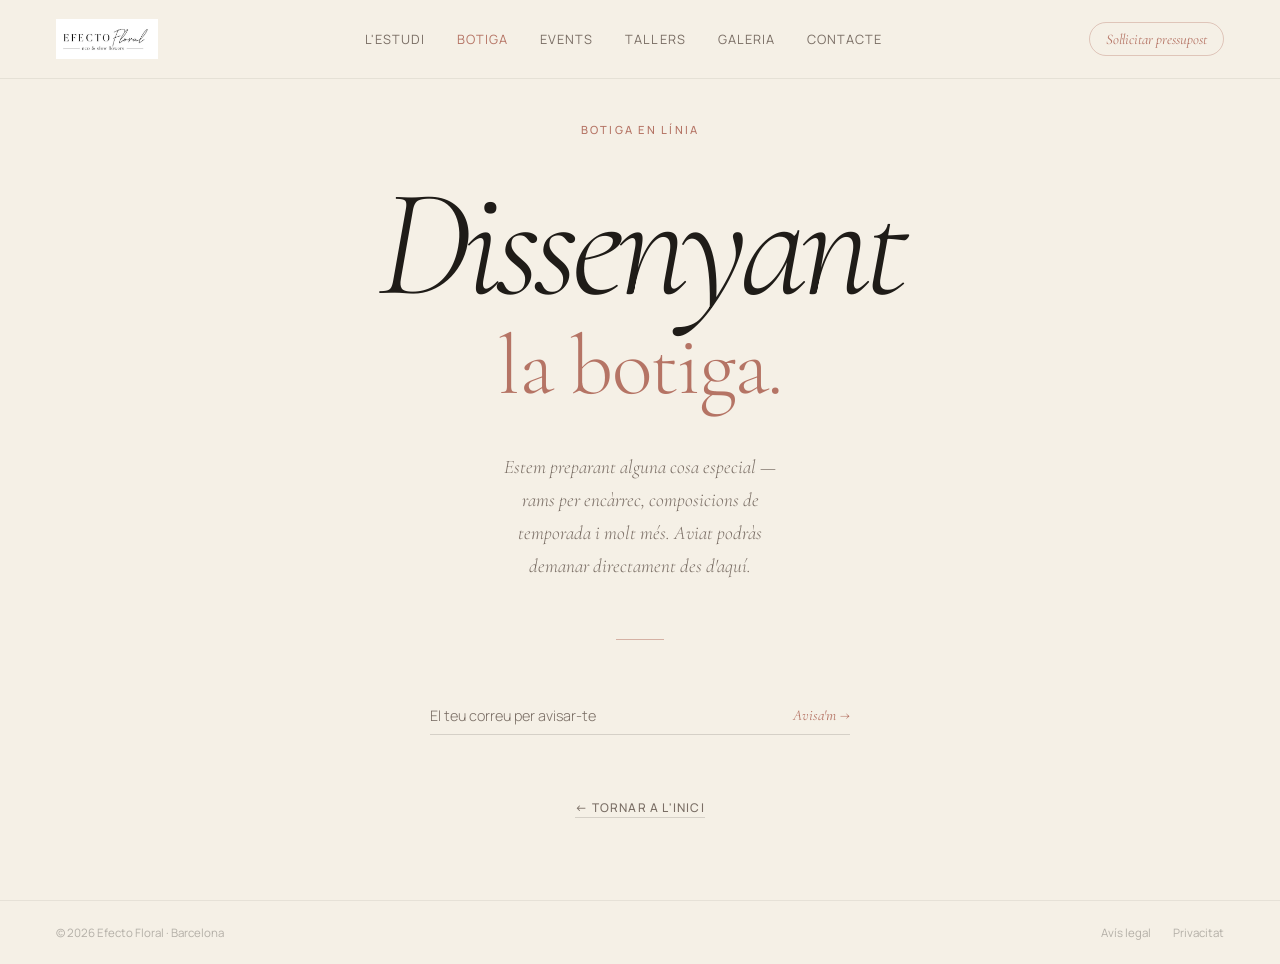
<file: botiga.html>
<!DOCTYPE html>
<html lang="ca">
<head>
<meta charset="UTF-8">
<meta name="viewport" content="width=device-width, initial-scale=1.0">
<title>Botiga — Efecto Floral</title>
<meta name="description" content="La botiga d'Efecto Floral. Aviat disponible.">
<link rel="preconnect" href="https://fonts.googleapis.com">
<link rel="preconnect" href="https://fonts.gstatic.com" crossorigin>
<link href="https://fonts.googleapis.com/css2?family=Cormorant+Garamond:ital,wght@0,300;0,400;1,300;1,400&family=Manrope:wght@300;400;500&display=swap" rel="stylesheet">
<style>
:root{
  --paper:#F5F0E6;--ink:#1F1C18;--muted:#7A6E65;
  --olive:#6B7355;--terra:#B57465;--cream:#FFFAF0;
  --line:rgba(31,28,24,.15);--line-s:rgba(31,28,24,.07);
  --serif:'Cormorant Garamond',Georgia,serif;
  --sans:'Manrope',Inter,sans-serif;
  --t:.4s cubic-bezier(.32,.72,.32,1);
  --g:clamp(1.4rem,4.5vw,3.5rem);
}
*,*::before,*::after{box-sizing:border-box;margin:0;padding:0}
html{scroll-behavior:smooth}
body{
  font-family:var(--sans);background:var(--paper);color:var(--ink);
  -webkit-font-smoothing:antialiased;overflow-x:hidden;
  min-height:100svh;display:flex;flex-direction:column;
}
a{color:inherit;text-decoration:none}
img{display:block;max-width:100%}

/* ── NAV ── */
.nav{
  position:fixed;top:0;left:0;right:0;z-index:100;
  padding:1.2rem var(--g);
  display:flex;align-items:center;justify-content:space-between;
  background:var(--paper);
  box-shadow:0 1px 0 var(--line-s);
}
.brand-logo{height:40px;width:auto;max-width:130px;object-fit:contain}
.nav-links{display:flex;gap:2rem;align-items:center}
.nav-links a{
  font-size:.8rem;font-weight:400;letter-spacing:.08em;text-transform:uppercase;
  color:var(--muted);transition:color var(--t);
}
.nav-links a:hover{color:var(--ink)}
.nav-links a.active{color:var(--terra)}
.nav-cta{
  font-family:var(--serif);font-size:.92rem;font-style:italic;
  color:var(--terra);padding:.45rem 1rem;
  border:1px solid rgba(181,116,101,.35);border-radius:999px;
  transition:background var(--t),color var(--t);
}
.nav-cta:hover{background:var(--terra);color:var(--cream)}
.nav-toggle{display:none;width:36px;height:36px;flex-direction:column;align-items:center;justify-content:center;gap:5px;cursor:pointer;background:none;border:none}
.nav-toggle span{display:block;width:22px;height:1px;background:var(--ink);transition:var(--t)}

/* ── MAIN ── */
main{
  flex:1;display:flex;flex-direction:column;align-items:center;justify-content:center;
  padding:120px var(--g) 5rem;text-align:center;
  min-height:100svh;
}

/* ── COMING SOON ── */
.cs-label{
  font-size:.7rem;font-weight:500;letter-spacing:.2em;text-transform:uppercase;
  color:var(--terra);margin-bottom:2.5rem;display:block;
}
.cs-title{
  font-family:var(--serif);font-weight:300;font-style:italic;
  font-size:clamp(4rem,12vw,11rem);
  line-height:.88;letter-spacing:-.045em;
  color:var(--ink);margin-bottom:3rem;
}
.cs-title em{
  display:block;font-style:normal;
  color:var(--terra);
  font-size:.55em;letter-spacing:-.02em;
  margin-top:.2em;
}
.cs-text{
  font-size:1rem;color:var(--muted);line-height:1.72;
  max-width:38ch;margin:0 auto 3.5rem;font-weight:300;
  font-family:var(--serif);font-style:italic;font-size:1.2rem;
}
.cs-divider{
  width:48px;height:1px;background:var(--terra);opacity:.5;
  margin:0 auto 3.5rem;
}

/* Formulari avís */
.cs-form{
  display:flex;gap:0;max-width:420px;width:100%;margin:0 auto 4rem;
  border-bottom:1px solid var(--line);
}
.cs-form input{
  flex:1;background:transparent;border:none;outline:none;
  font-family:var(--sans);font-size:.9rem;color:var(--ink);
  padding:.6rem 0;font-weight:300;
}
.cs-form input::placeholder{color:var(--muted)}
.cs-form button{
  background:none;border:none;cursor:pointer;
  font-family:var(--serif);font-style:italic;font-size:.95rem;
  color:var(--terra);padding:.6rem 0 .6rem 1rem;white-space:nowrap;
  transition:color var(--t);
}
.cs-form button:hover{color:var(--ink)}
.cs-confirm{
  font-size:.82rem;color:var(--olive);font-style:italic;
  font-family:var(--serif);margin-top:.6rem;
  display:none;
}
.cs-confirm.show{display:block}

.cs-back{
  font-size:.75rem;font-weight:500;letter-spacing:.1em;text-transform:uppercase;
  color:var(--muted);border-bottom:1px solid var(--line);padding-bottom:1px;
  transition:color var(--t),border-color var(--t);
}
.cs-back:hover{color:var(--ink);border-color:var(--ink)}

/* ── FOOTER ── */
.footer-min{
  padding:1.5rem var(--g);
  display:flex;justify-content:space-between;align-items:center;
  flex-wrap:wrap;gap:1rem;
  font-size:.72rem;color:rgba(31,28,24,.3);
  border-top:1px solid var(--line-s);
}
.footer-legal{display:flex;gap:1.4rem}
.footer-legal a{color:rgba(31,28,24,.3);transition:color var(--t)}
.footer-legal a:hover{color:var(--muted)}

@media(max-width:640px){
  .nav-links,.nav-cta{display:none}
  .nav-toggle{display:flex}
  .nav-links.open{
    display:flex;flex-direction:column;align-items:flex-start;gap:1.1rem;
    position:absolute;top:100%;left:0;right:0;
    background:var(--paper);border-bottom:1px solid var(--line);
    padding:1.4rem var(--g);
  }
  .cs-title{font-size:clamp(3.5rem,16vw,6rem)}
}
</style>
</head>
<body>

<!-- ─── NAV ─── -->
<header class="nav" id="nav">
  <a href="index.html" aria-label="Efecto Floral — inici">
    <img src="assets/logo efecto.png" alt="Efecto Floral" class="brand-logo">
  </a>
  <nav class="nav-links" id="nav-links" aria-label="Principal">
    <a href="index.html#historia">L'estudi</a>
    <a href="botiga.html" class="active">Botiga</a>
    <a href="index.html#serveis">Events</a>
    <a href="index.html#serveis">Tallers</a>
    <a href="index.html#galeria">Galeria</a>
    <a href="index.html#contacte">Contacte</a>
  </nav>
  <div style="display:flex;align-items:center;gap:.8rem">
    <a href="index.html#contacte" class="nav-cta">Sol·licitar pressupost</a>
  </div>
  <button class="nav-toggle" id="nav-toggle" aria-label="Menú" aria-expanded="false">
    <span></span><span></span><span></span>
  </button>
</header>

<!-- ─── MAIN ─── -->
<main>
  <span class="cs-label">Botiga en línia</span>

  <h1 class="cs-title">
    Dissenyant
    <em>la botiga.</em>
  </h1>

  <p class="cs-text">
    Estem preparant alguna cosa especial — rams per encàrrec, composicions de temporada i molt més. Aviat podràs demanar directament des d'aquí.
  </p>

  <div class="cs-divider"></div>

  <form class="cs-form" id="notify-form" novalidate>
    <input type="email" id="notify-email" placeholder="El teu correu per avisar-te" required>
    <button type="submit">Avisa'm →</button>
  </form>
  <p class="cs-confirm" id="notify-confirm">Perfecte — t'avisarem quan la botiga sigui oberta ✦</p>

  <a href="index.html" class="cs-back">← Tornar a l'inici</a>
</main>

<!-- ─── FOOTER ─── -->
<footer class="footer-min">
  <span>© 2026 Efecto Floral · Barcelona</span>
  <div class="footer-legal">
    <a href="#">Avís legal</a>
    <a href="#">Privacitat</a>
  </div>
</footer>

<script>
// Nav mobile
const nt=document.getElementById('nav-toggle');
const nl=document.getElementById('nav-links');
nt&&nt.addEventListener('click',()=>{
  const o=nl.classList.toggle('open');
  nt.setAttribute('aria-expanded',o);
});

// Form avís
const form=document.getElementById('notify-form');
const confirm=document.getElementById('notify-confirm');
form.addEventListener('submit',e=>{
  e.preventDefault();
  const email=document.getElementById('notify-email').value.trim();
  if(!email)return;
  confirm.classList.add('show');
  form.style.opacity='.4';
  form.style.pointerEvents='none';
});
</script>
</body>
</html>
</file>
